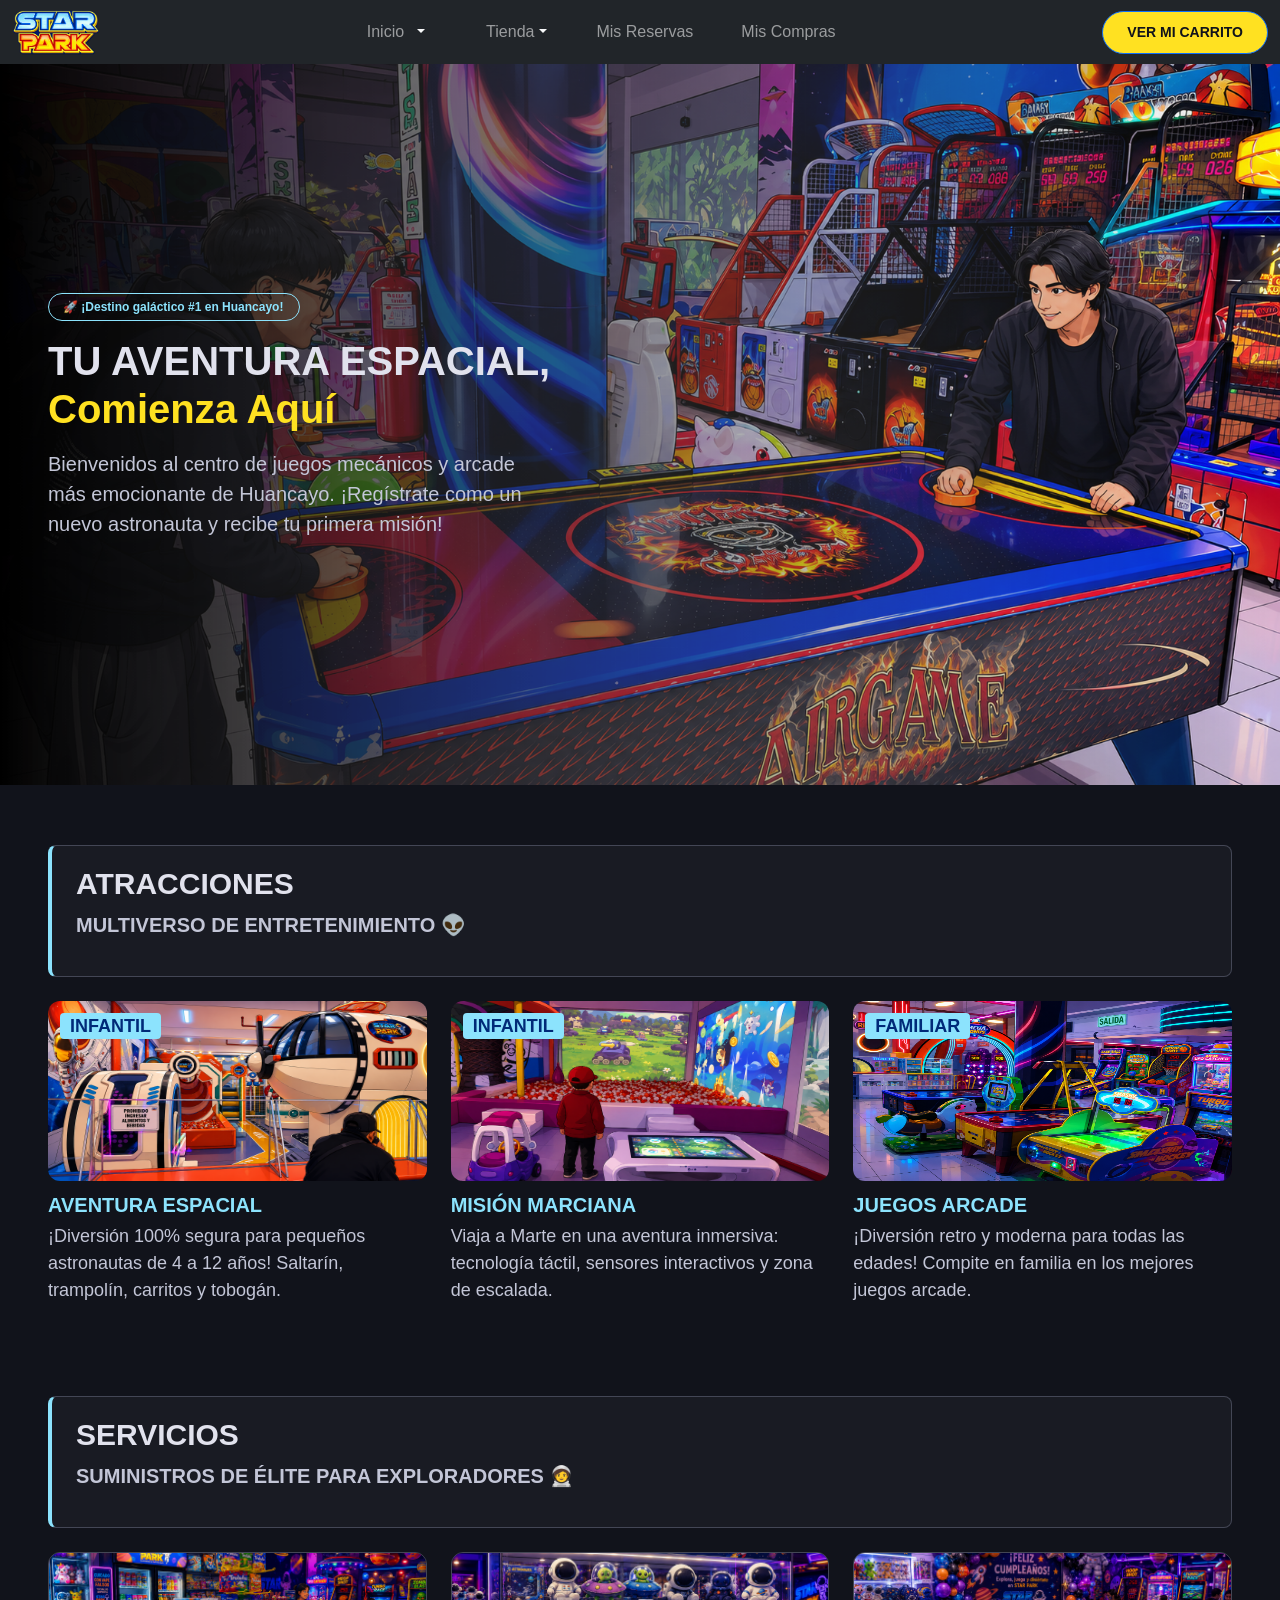
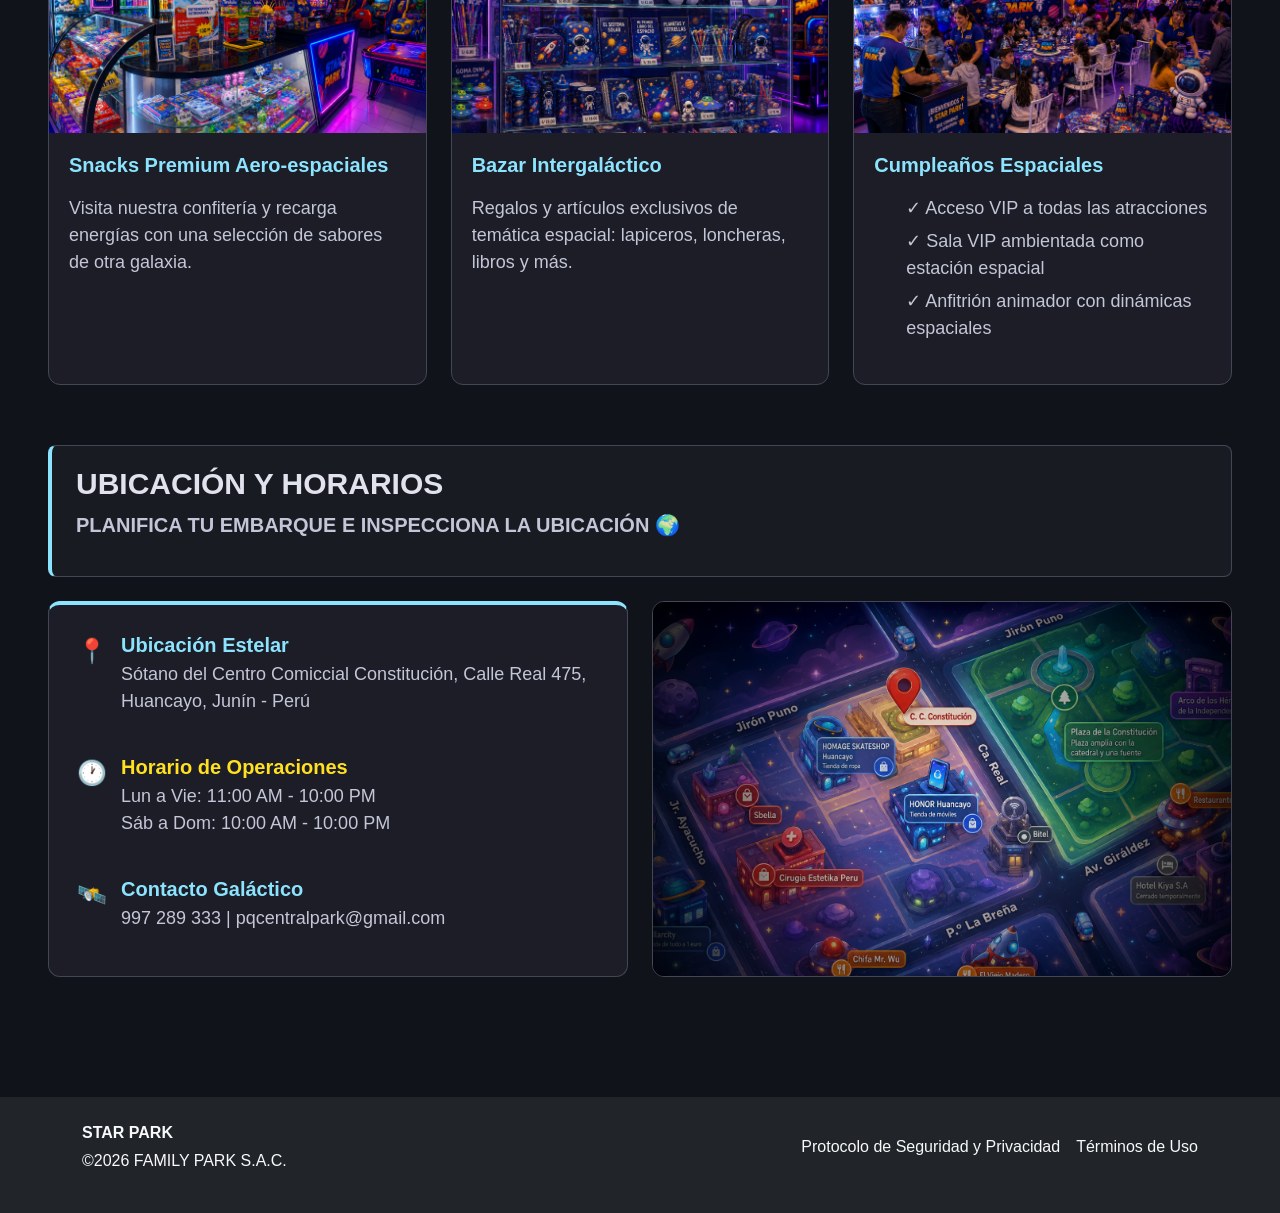
<file: index.html>
<!DOCTYPE html>
<html lang="es">
<head>
    <meta charset="UTF-8">
    <meta name="viewport" content="width=device-width, initial-scale=1.0">
    <title>Star Park</title>
    <link rel="icon" href="data:image/svg+xml,<svg xmlns='http://www.w3.org/2000/svg' viewBox='0 0 100 100'><text x='50%' y='50%' text-anchor='middle' dominant-baseline='central' font-size='80'>🌟</text></svg>"/>

    <link href="https://cdn.jsdelivr.net/npm/bootstrap@5.3.8/dist/css/bootstrap.min.css" rel="stylesheet" integrity="sha384-sRIl4kxILFvY47J16cr9ZwB07vP4J8+LH7qKQnuqkuIAvNWLzeN8tE5YBujZqJLB" crossorigin="anonymous">
    <link rel="stylesheet" href="estilos.css">
</head>


<body>
    <header class="bg-dark">
        <nav class="navbar navbar-dark">
            <div class="container-fluid gap-3">
                <a href="index.html"> <img src="img/logostar.png" alt="Star Park Logo" height="48"></a>
                <ul class="navbar-nav flex-row gap-5">


                    <li class="nav-item dropdown">
                        <div class="d-flex align-items-center"> 
                            <a class="nav-link" href="index.html">Inicio</a>
                            <button class="btn btn-link dropdown-toggle text-light"
                                data-bs-toggle="dropdown" aria-expanded="false" aria-label="Mostrar opciones de Inicio"></button>
                        </div>

                        <ul class="dropdown-menu dropdown-menu-dark ">
                            <li><a class="dropdown-item" href="index.html#atracciones">Atracciones</a></li>
                            <li><a class="dropdown-item" href="index.html#servicios">Servicios</a></li>
                            <li><a class="dropdown-item" href="index.html#base-operaciones">Ubicación y Horarios</a></li>
                        </ul>
                    </li>
                    <li class="nav-item dropdown">
                        <div class="d-flex align-items-center"> 
                        <a class="nav-link" href="tienda.html">Tienda</a>
                        <button type="button" class="btn btn-link dropdown-toggle dropdown-toggle-split text-light p-0 ms-1"
                            data-bs-toggle="dropdown" aria-expanded="false" aria-label="Mostrar opciones de Tienda"></button>
                        </div>
                        <ul class="dropdown-menu dropdown-menu-dark">
                            <li><a class="dropdown-item" href="tienda.html#promociones">Promociones</a></li>
                            <li><a class="dropdown-item" href="tienda.html#botin">Botín Espacial</a></li>
                        </ul>
                    </li>
                    <li class="nav-item">
                        <a class="nav-link" href="reservas.html">Mis Reservas</a>
                    </li>
                    <li class="nav-item">
                        <a class="nav-link" href="miscompras.html">Mis Compras</a>
                    </li>
                </ul>
                <a class="btn btn-primary rounded-pill botonAmarillo" href="carrito.html">VER MI CARRITO</a>
            </div>
        </nav>
    </header>
    <section id="inicio" class="hero">
        <img src="../img/portada.png" alt="2 jóvenes jugando en el AirGame, Star Park" class="heroFoto">
        <div class="heroContenido">
            <p class="etiqueta">🚀 ¡Destino galáctico #1 en Huancayo!</p>
            <div class="heroTituloFila">
                <h1>TU AVENTURA ESPACIAL,<br><em>Comienza Aquí</em></h1>
            </div>
            <p class="subtexto">
                Bienvenidos al centro de juegos mecánicos y arcade más emocionante de Huancayo.
                ¡Regístrate como un nuevo astronauta y recibe tu primera misión!
            </p>
        </div>
    </section>
    
    <main>
        <!-- --- Sección de Atracciones --- -->
        <section id="atracciones">
            <div class="seccionCabecera">
                <h2>ATRACCIONES</h2>
                <p class="etiquetaGris">MULTIVERSO DE ENTRETENIMIENTO 👽</p>
            </div>
            <div class="grilla3col">
                <div class="tarjetaAtraccion">
                    <div class="tarjetaImgCaja">
                        <img src="../img/aventuraespacial01.png" alt="Área de juegos, Aventura Espacial">
                        <div class="badge">INFANTIL</div>
                    </div>
                    <h3 class="celeste" >AVENTURA ESPACIAL</h3>
                    <p>¡Diversión 100% segura para pequeños astronautas de 4 a 12 años! Saltarín, trampolín, carritos y tobogán.</p>
                </div>

                <div class="tarjetaAtraccion">
                    <div class="tarjetaImgCaja">
                        <img src="../img/misionmarciana01.png" alt="Piscina de pelotas y sensores, Misión Marciana">
                        <div class="badge">INFANTIL</div>
                    </div>
                    <h3 class="celeste">MISIÓN MARCIANA</h3>
                    <p>Viaja a Marte en una aventura inmersiva: tecnología táctil, sensores interactivos y zona de escalada.</p>
                </div>

                <div class="tarjetaAtraccion">
                    <div class="tarjetaImgCaja">
                        <img src="../img/maquinas.png" alt="Juegos Arcade">
                        <div class="badge">FAMILIAR</div>
                    </div>
                    <h3 class="celeste">JUEGOS ARCADE</h3>
                    <p>¡Diversión retro y moderna para todas las edades! Compite en familia en los mejores juegos arcade.</p>
                </div>
            </div>
        </section>

        <section id="servicios">
            <div class="seccionCabecera">
                <h2>SERVICIOS</h2>
                <p class="etiquetaGris">SUMINISTROS DE ÉLITE PARA EXPLORADORES 🧑‍🚀</p>
            </div>
            <div class="grillaServicios">
                <div class="tarjetaServicio glass">
                    <div class="tarjetaServicioImg">
                        <img src="../img/confiteria.png" alt="Área de Confitería">
                    </div>
                    <div class="tarjetaServicioTexto">
                        <h3 class="celeste">Snacks Premium Aero-espaciales</h3>
                        <p>Visita nuestra confitería y recarga energías con una selección de sabores de otra galaxia.</p>
                    </div>
                </div>

                <div class="tarjetaServicio glass">
                    <div class="tarjetaServicioImg">
                        <img src="../img/vitrina.png" alt="Vitrina de juguetes y artículos con temática espacial">
                    </div>
                    <div class="tarjetaServicioTexto">
                        <h3 class="celeste">Bazar Intergaláctico</h3>
                        <p>Regalos y artículos exclusivos de temática espacial: lapiceros, loncheras, libros y más.</p>
                    </div>
                </div>

                <div class="tarjetaServicio glass">
                    <div class="tarjetaServicioImg">
                        <img src="../img/cumpleaños.png" alt="Cumpleaños Espaciales, ejemplo de decoración y animación">
                    </div>
                    <div class="tarjetaServicioTexto">
                        <h3 class="celeste">Cumpleaños Espaciales</h3>
                        <ul>
                            <li>✓ Acceso VIP a todas las atracciones</li>
                            <li>✓ Sala VIP ambientada como estación espacial</li>
                            <li>✓ Anfitrión animador con dinámicas espaciales<li>
                        </ul>
                    </div>
                </div>
            </div>
        </section>

        <section id="base-operaciones">
            <div class="seccionCabecera">
                <h2>UBICACIÓN Y HORARIOS</h2>
                <p class="etiquetaGris">PLANIFICA TU EMBARQUE E INSPECCIONA LA UBICACIÓN 🌍</p>
            </div>
            
            <div class="grillaUbicacion">
                <div class="tarjetaInfo glass">
                    <div class="infoFila">
                        <p class="em">📍</p>
                        <div>
                            <h3 class="celeste">Ubicación Estelar</h3>
                            <p>Sótano del Centro Comiccial Constitución, Calle Real 475, Huancayo, Junín - Perú</p>
                        </div>
                    </div>
                    
                    <div class="infoFila">
                        <p class="em">🕐</p>
                        <div>
                            <h3 class="amarillo">Horario de Operaciones</h3>
                            <p>Lun a Vie: 11:00 AM - 10:00 PM<br>Sáb a Dom: 10:00 AM - 10:00 PM</p>
                        </div>
                    </div>

                    <div class="infoFila">
                        <p class="em">🛰️</p>
                        <div>
                            <h3 class="celeste">Contacto Galáctico</h3>
                            <p>997 289 333 | pqcentralpark@gmail.com</p>
                        </div>
                    </div>
                </div>

                <div class="tarjetaMapa glass">
                    <img src="../img/mapa_huancayo.png" alt="Mapa Ubicación Star Park, Huancayo" class="mapaImagen">
                </div>
            </div>
        </section>

    </main>

        <footer class="bg-dark text-light">
            <div class="container d-flex justify-content-between align-items-center py-4 flex-column flex-lg-row">
                <div>
                    <p class="fw-bold mb-1">STAR PARK</p>
                    <p>©2026 FAMILY PARK S.A.C.</p>
                </div>
                <div class="d-flex gap-3 mt-3 mt-lg-0">
                    <p>Protocolo de Seguridad y Privacidad</p>
                    <p>Términos de Uso</p>
                </div>
            </div>
        </footer>
        <script src="https://cdn.jsdelivr.net/npm/bootstrap@5.3.8/dist/js/bootstrap.bundle.min.js" integrity="sha384-FKyoEForCGlyvwx9Hj09JcYn3nv7wiPVlz7YYwJrWVcXK/BmnVDxM+D2scQbITxI" crossorigin="anonymous"></script>
    </body>
</html>
</file>
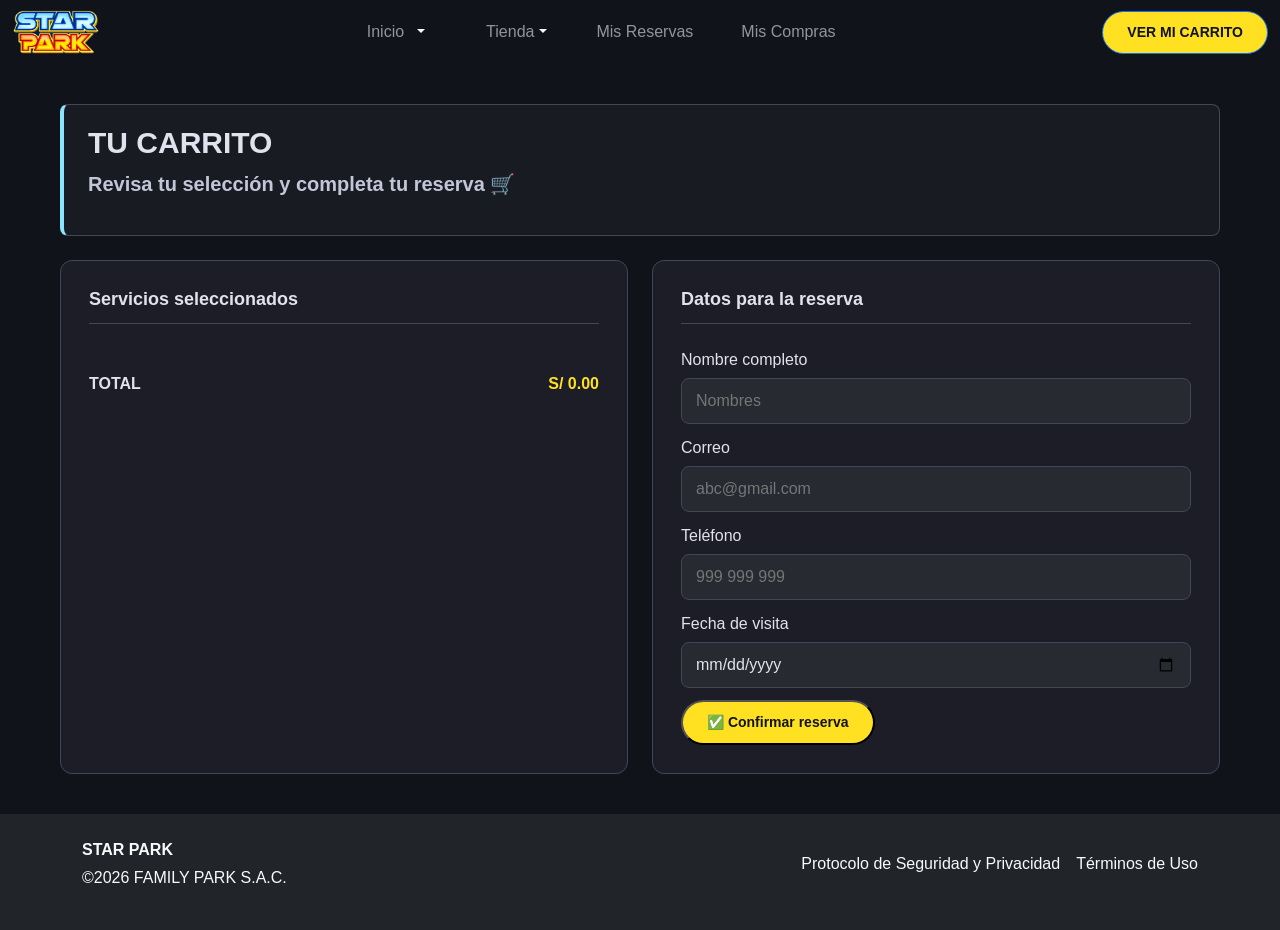
<file: carrito.html>
<!DOCTYPE html>
<html lang="es">
<head>
    <meta charset="UTF-8">
    <meta name="viewport" content="width=device-width, initial-scale=1.0">
    <title>Carrito — Star Park</title>
    <link rel="icon" href="data:image/svg+xml,<svg xmlns='http://www.w3.org/2000/svg' viewBox='0 0 100 100'><text x='50%' y='50%' text-anchor='middle' dominant-baseline='central' font-size='80'>🛒</text></svg>"/>
        <link href="https://cdn.jsdelivr.net/npm/bootstrap@5.3.8/dist/css/bootstrap.min.css" rel="stylesheet" integrity="sha384-sRIl4kxILFvY47J16cr9ZwB07vP4J8+LH7qKQnuqkuIAvNWLzeN8tE5YBujZqJLB" crossorigin="anonymous">
        <link rel="stylesheet" href="estilos.css">
        <link rel="stylesheet" href="carrito.css">

</head>
<body>
    <header>
        <nav class="navbar navbar-dark">
            <div class="container-fluid gap-3">
                <a href="index.html"> <img src="img/logostar.png" alt="Star Park Logo" height="48"></a>
                <ul class="navbar-nav flex-row gap-5">


                    <li class="nav-item dropdown">
                        <div class="d-flex align-items-center"> 
                            <a class="nav-link" href="index.html">Inicio</a>
                            <button class="btn btn-link dropdown-toggle text-light"
                                data-bs-toggle="dropdown" aria-expanded="false" aria-label="Mostrar opciones de Inicio"></button>
                        </div>

                        <ul class="dropdown-menu dropdown-menu-dark ">
                            <li><a class="dropdown-item" href="index.html#atracciones">Atracciones</a></li>
                            <li><a class="dropdown-item" href="index.html#servicios">Servicios</a></li>
                            <li><a class="dropdown-item" href="index.html#base-operaciones">Ubicación y Horarios</a></li>
                        </ul>
                    </li>
                    <li class="nav-item dropdown">
                        <div class="d-flex align-items-center"> 
                        <a class="nav-link" href="tienda.html">Tienda</a>
                        <button type="button" class="btn btn-link dropdown-toggle dropdown-toggle-split text-light p-0 ms-1"
                            data-bs-toggle="dropdown" aria-expanded="false" aria-label="Mostrar opciones de Tienda"></button>
                        </div>
                        <ul class="dropdown-menu dropdown-menu-dark">
                            <li><a class="dropdown-item" href="tienda.html#promociones">Promociones</a></li>
                            <li><a class="dropdown-item" href="tienda.html#botin">Botín Espacial</a></li>
                        </ul>
                    </li>
                    <li class="nav-item">
                        <a class="nav-link" href="reservas.html">Mis Reservas</a>
                    </li>
                    <li class="nav-item">
                        <a class="nav-link" href="miscompras.html">Mis Compras</a>
                    </li>
                </ul>
                <a class="btn btn-primary rounded-pill botonAmarillo" href="carrito.html">VER MI CARRITO</a>
            </div>
        </nav>
    </header>
    <main>
        <div class="seccionCabecera">
            <h2>TU CARRITO</h2>
            <p class="etiquetaGris">Revisa tu selección y completa tu reserva 🛒</p>
        </div>

        <div class="layoutCarrito">
            <div class="glass bloqueCarrito">
                <h3>Servicios seleccionados</h3>
                <div id="listaCarrito"></div>
                <div class="totalFila">
                    <p>TOTAL</p>
                    <p class="amarillo" id="totalPrecio">S/ 0.00</p>
                </div>
            </div>

            <div class="glass bloqueCarrito">
                <h3>Datos para la reserva</h3>
                <form id="formularioCarrito">
                    <div class="campo">
                        <label for="nombre">Nombre completo</label>
                        <input type="text" id="nombre" placeholder="Nombres" required>
                    </div>
                    <div class="campo">
                        <label for="correo">Correo</label>
                        <input type="email" id="correo" placeholder="abc@gmail.com" required>
                    </div>
                    <div class="campo">
                        <label for="telefono">Teléfono</label>
                        <input type="tel" id="telefono" placeholder="999 999 999" required>
                    </div>
                    <div class="campo">
                        <label for="fecha">Fecha de visita</label>
                        <input type="date" id="fecha" required>
                    </div>
                    <button type="submit" class="botonAmarillo">✅ Confirmar reserva</button>
                </form>
            </div>
        </div>
    </main>
        <footer class="bg-dark text-light">
            <div class="container d-flex justify-content-between align-items-center py-4 flex-column flex-lg-row">
                <div>
                    <p class="fw-bold mb-1">STAR PARK</p>
                    <p>©2026 FAMILY PARK S.A.C.</p>
                </div>
                <div class="d-flex gap-3 mt-3 mt-lg-0">
                    <p>Protocolo de Seguridad y Privacidad</p>
                    <p>Términos de Uso</p>
                </div>
            </div>
        </footer>
    <script src="https://cdn.jsdelivr.net/npm/bootstrap@5.3.8/dist/js/bootstrap.bundle.min.js" integrity="sha384-FKyoEForCGlyvwx9Hj09JcYn3nv7wiPVlz7YYwJrWVcXK/BmnVDxM+D2scQbITxI" crossorigin="anonymous"></script>
    <script src="carrito.js"></script>
</body>
</html>
</file>
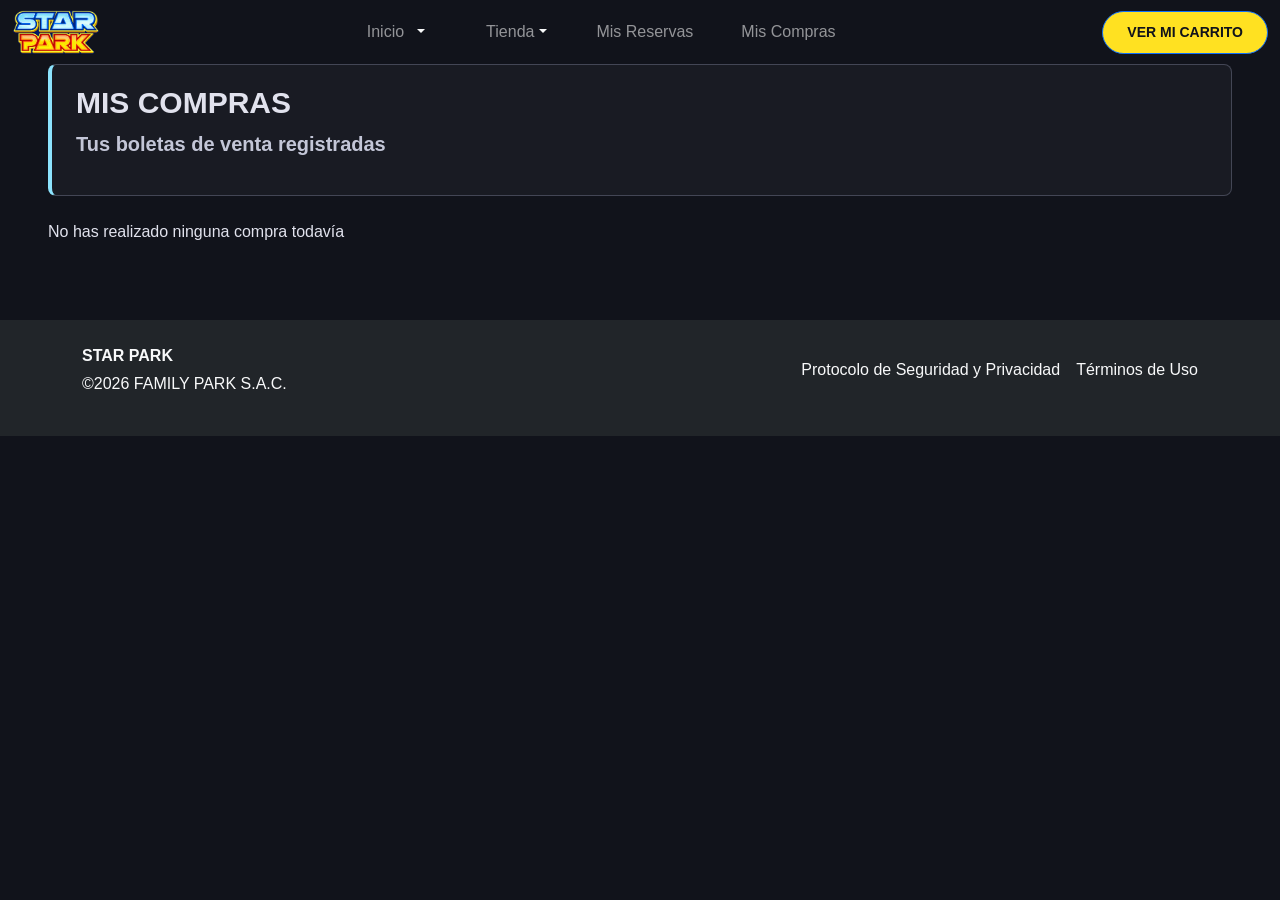
<file: miscompras.html>
<!DOCTYPE html>
<html lang="es">
<head>
    <meta charset="UTF-8">
    <meta name="viewport" content="width=device-width, initial-scale=1.0">
    <title>Mis Compras — Star Park</title>
    <link rel="icon" href="data:image/svg+xml,<svg xmlns='http://www.w3.org/2000/svg' viewBox='0 0 100 100'><text x='50%' y='50%' text-anchor='middle' dominant-baseline='central' font-size='80'>🧾</text></svg>"/>
    <link href="https://cdn.jsdelivr.net/npm/bootstrap@5.3.8/dist/css/bootstrap.min.css" rel="stylesheet" integrity="sha384-sRIl4kxILFvY47J16cr9ZwB07vP4J8+LH7qKQnuqkuIAvNWLzeN8tE5YBujZqJLB" crossorigin="anonymous">
    <link rel="stylesheet" href="estilos.css">
</head>
<body>
    <header>
        <nav class="navbar navbar-dark">
            <div class="container-fluid gap-3">
                <a href="index.html"> <img src="img/logostar.png" alt="Star Park Logo" height="48"></a>
                <ul class="navbar-nav flex-row gap-5">


                    <li class="nav-item dropdown">
                        <div class="d-flex align-items-center"> 
                            <a class="nav-link" href="index.html">Inicio</a>
                            <button class="btn btn-link dropdown-toggle text-light"
                                data-bs-toggle="dropdown" aria-expanded="false" aria-label="Mostrar opciones de Inicio"></button>
                        </div>

                        <ul class="dropdown-menu dropdown-menu-dark ">
                            <li><a class="dropdown-item" href="index.html#atracciones">Atracciones</a></li>
                            <li><a class="dropdown-item" href="index.html#servicios">Servicios</a></li>
                            <li><a class="dropdown-item" href="index.html#base-operaciones">Ubicación y Horarios</a></li>
                        </ul>
                    </li>
                    <li class="nav-item dropdown">
                        <div class="d-flex align-items-center"> 
                        <a class="nav-link" href="tienda.html">Tienda</a>
                        <button type="button" class="btn btn-link dropdown-toggle dropdown-toggle-split text-light p-0 ms-1"
                            data-bs-toggle="dropdown" aria-expanded="false" aria-label="Mostrar opciones de Tienda"></button>
                        </div>
                        <ul class="dropdown-menu dropdown-menu-dark">
                            <li><a class="dropdown-item" href="tienda.html#promociones">Promociones</a></li>
                            <li><a class="dropdown-item" href="tienda.html#botin">Botín Espacial</a></li>
                        </ul>
                    </li>
                    <li class="nav-item">
                        <a class="nav-link" href="admin.html">Mis Reservas</a>
                    </li>
                    <li class="nav-item">
                        <a class="nav-link" href="miscompras.html">Mis Compras</a>
                    </li>
                </ul>
                <a class="btn btn-primary rounded-pill botonAmarillo" href="carrito.html">VER MI CARRITO</a>
            </div>
        </nav>
    </header>

    <main>

        <div class="seccionCabecera">
            <h2>MIS COMPRAS</h2>
            <p class="etiquetaGris">Tus boletas de venta registradas</p>
        </div>

        <div id="listaCompras"></div>

    </main>

    <footer class="bg-dark text-light">
        <div class="container d-flex justify-content-between align-items-center py-4 flex-column flex-lg-row">
            <div>
                <p class="fw-bold mb-1">STAR PARK</p>
                <p>©2026 FAMILY PARK S.A.C.</p>
            </div>
            <div class="d-flex gap-3 mt-3 mt-lg-0">
                <p>Protocolo de Seguridad y Privacidad</p>
                <p>Términos de Uso</p>
            </div>
        </div>
    </footer>

    <script src="https://cdn.jsdelivr.net/npm/bootstrap@5.3.8/dist/js/bootstrap.bundle.min.js" integrity="sha384-FKyoEForCGlyvwx9Hj09JcYn3nv7wiPVlz7YYwJrWVcXK/BmnVDxM+D2scQbITxI" crossorigin="anonymous"></script>
    <script src="miscompras.js"></script>

</body>
</html>
</file>
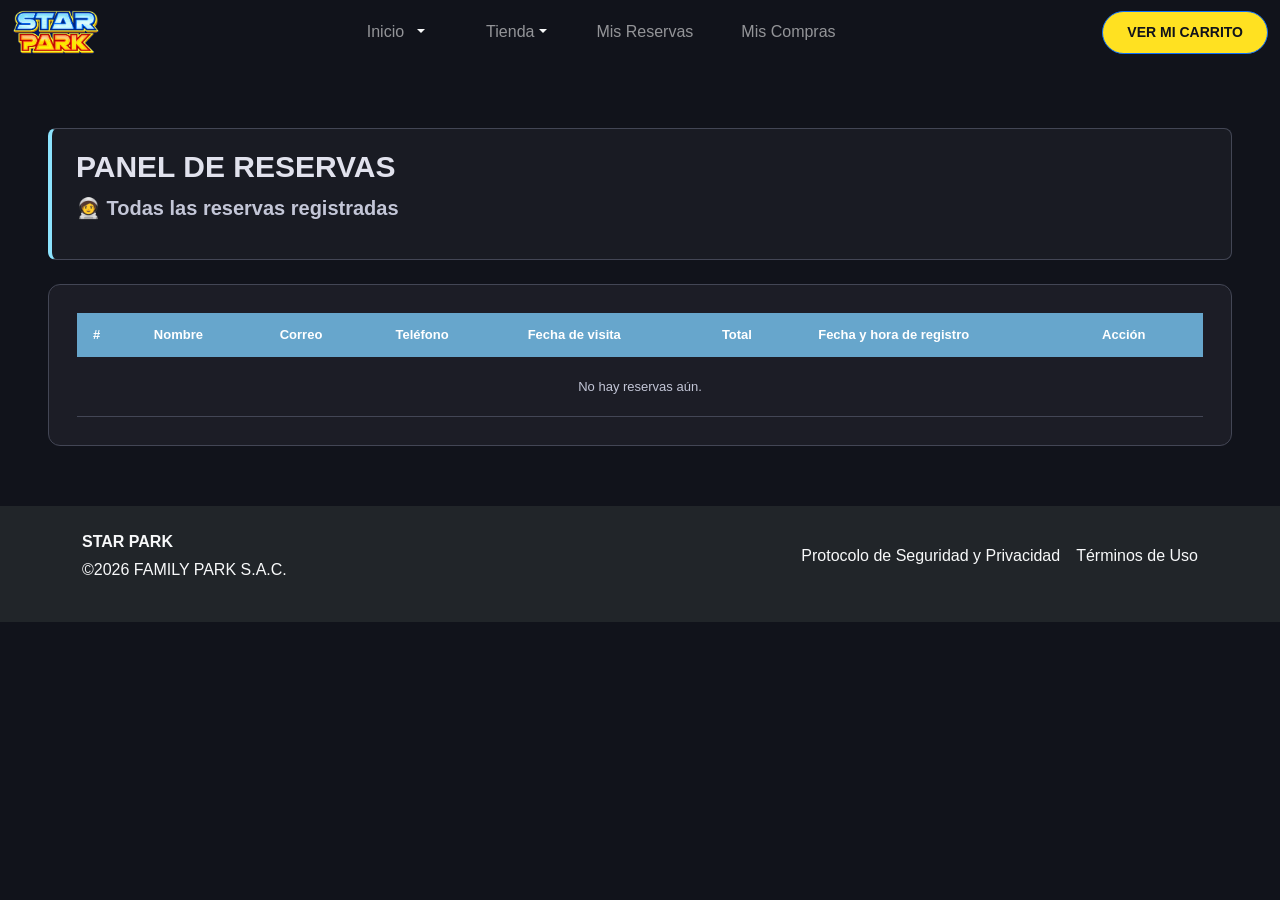
<file: reservas.html>
<!DOCTYPE html>
<html lang="es">
<head>
    <meta charset="UTF-8">
    <meta name="viewport" content="width=device-width, initial-scale=1.0">
    <title>Admin — Star Park</title>
    <link rel="icon" href="data:image/svg+xml,<svg xmlns='http://www.w3.org/2000/svg' viewBox='0 0 100 100'><text x='50%' y='50%' text-anchor='middle' dominant-baseline='central' font-size='80'>👽</text></svg>"/>
    <link href="https://cdn.jsdelivr.net/npm/bootstrap@5.3.8/dist/css/bootstrap.min.css" rel="stylesheet" integrity="sha384-sRIl4kxILFvY47J16cr9ZwB07vP4J8+LH7qKQnuqkuIAvNWLzeN8tE5YBujZqJLB" crossorigin="anonymous">
    <link rel="stylesheet" href="estilos.css">
    <link rel="stylesheet" href="reservas.css">
</head>
<body>
    <header>
        <nav class="navbar navbar-dark">
            <div class="container-fluid gap-3">
                <a href="index.html"> <img src="img/logostar.png" alt="Star Park Logo" height="48"></a>
                <ul class="navbar-nav flex-row gap-5">
                    <li class="nav-item dropdown">
                        <div class="d-flex align-items-center"> 
                            <a class="nav-link" href="index.html">Inicio</a>
                            <button class="btn btn-link dropdown-toggle text-light"
                                data-bs-toggle="dropdown" aria-expanded="false" aria-label="Mostrar opciones de Inicio"></button>
                        </div>

                        <ul class="dropdown-menu dropdown-menu-dark ">
                            <li><a class="dropdown-item" href="index.html#atracciones">Atracciones</a></li>
                            <li><a class="dropdown-item" href="index.html#servicios">Servicios</a></li>
                            <li><a class="dropdown-item" href="index.html#base-operaciones">Ubicación y Horarios</a></li>
                        </ul>
                    </li>
                    <li class="nav-item dropdown">
                        <div class="d-flex align-items-center"> 
                        <a class="nav-link" href="tienda.html">Tienda</a>
                        <button type="button" class="btn btn-link dropdown-toggle dropdown-toggle-split text-light p-0 ms-1"
                            data-bs-toggle="dropdown" aria-expanded="false" aria-label="Mostrar opciones de Tienda"></button>
                        </div>
                        <ul class="dropdown-menu dropdown-menu-dark">
                            <li><a class="dropdown-item" href="tienda.html#promociones">Promociones</a></li>
                            <li><a class="dropdown-item" href="tienda.html#botin">Botín Espacial</a></li>
                        </ul>
                    </li>
                    <li class="nav-item">
                        <a class="nav-link" href="admin.html">Mis Reservas</a>
                    </li>
                    <li class="nav-item">
                        <a class="nav-link" href="miscompras.html">Mis Compras</a>
                    </li>
                </ul>
                <a class="btn btn-primary rounded-pill botonAmarillo" href="carrito.html">VER MI CARRITO</a>
            </div>
        </nav>
    </header>
    
    <main>
        <!-- Contenedor para alertas específicas de admin -->
        <div id="alertContainer" class="container mt-4"></div>

        <div class="seccionCabecera">
            <h2>PANEL DE RESERVAS</h2>
            <p class="etiquetaGris">🧑‍🚀 Todas las reservas registradas</p>
        </div>

        <div class="glass bloqueAdmin">
            <table>
                <thead>
                    <tr>
                        <th>#</th>
                        <th>Nombre</th>
                        <th>Correo</th>
                        <th>Teléfono</th>
                        <th>Fecha de visita</th>
                        <th>Total</th>
                        <th>Fecha y hora de registro</th>
                        <th>Acción</th>
                    </tr>
                </thead>
                <tbody id="cuerpoTabla"></tbody>
            </table>
        </div>
    </main>

        <footer class="bg-dark text-light">
            <div class="container d-flex justify-content-between align-items-center py-4 flex-column flex-lg-row">
                <div>
                    <p class="fw-bold mb-1">STAR PARK</p>
                    <p>©2026 FAMILY PARK S.A.C.</p>
                </div>
                <div class="d-flex gap-3 mt-3 mt-lg-0">
                    <p>Protocolo de Seguridad y Privacidad</p>
                    <p>Términos de Uso</p>
                </div>
            </div>
        </footer>

    <script src="https://cdn.jsdelivr.net/npm/bootstrap@5.3.8/dist/js/bootstrap.bundle.min.js" integrity="sha384-FKyoEForCGlyvwx9Hj09JcYn3nv7wiPVlz7YYwJrWVcXK/BmnVDxM+D2scQbITxI" crossorigin="anonymous"></script>
    <script src="reservas.js"></script>

</body>
</html>
</file>
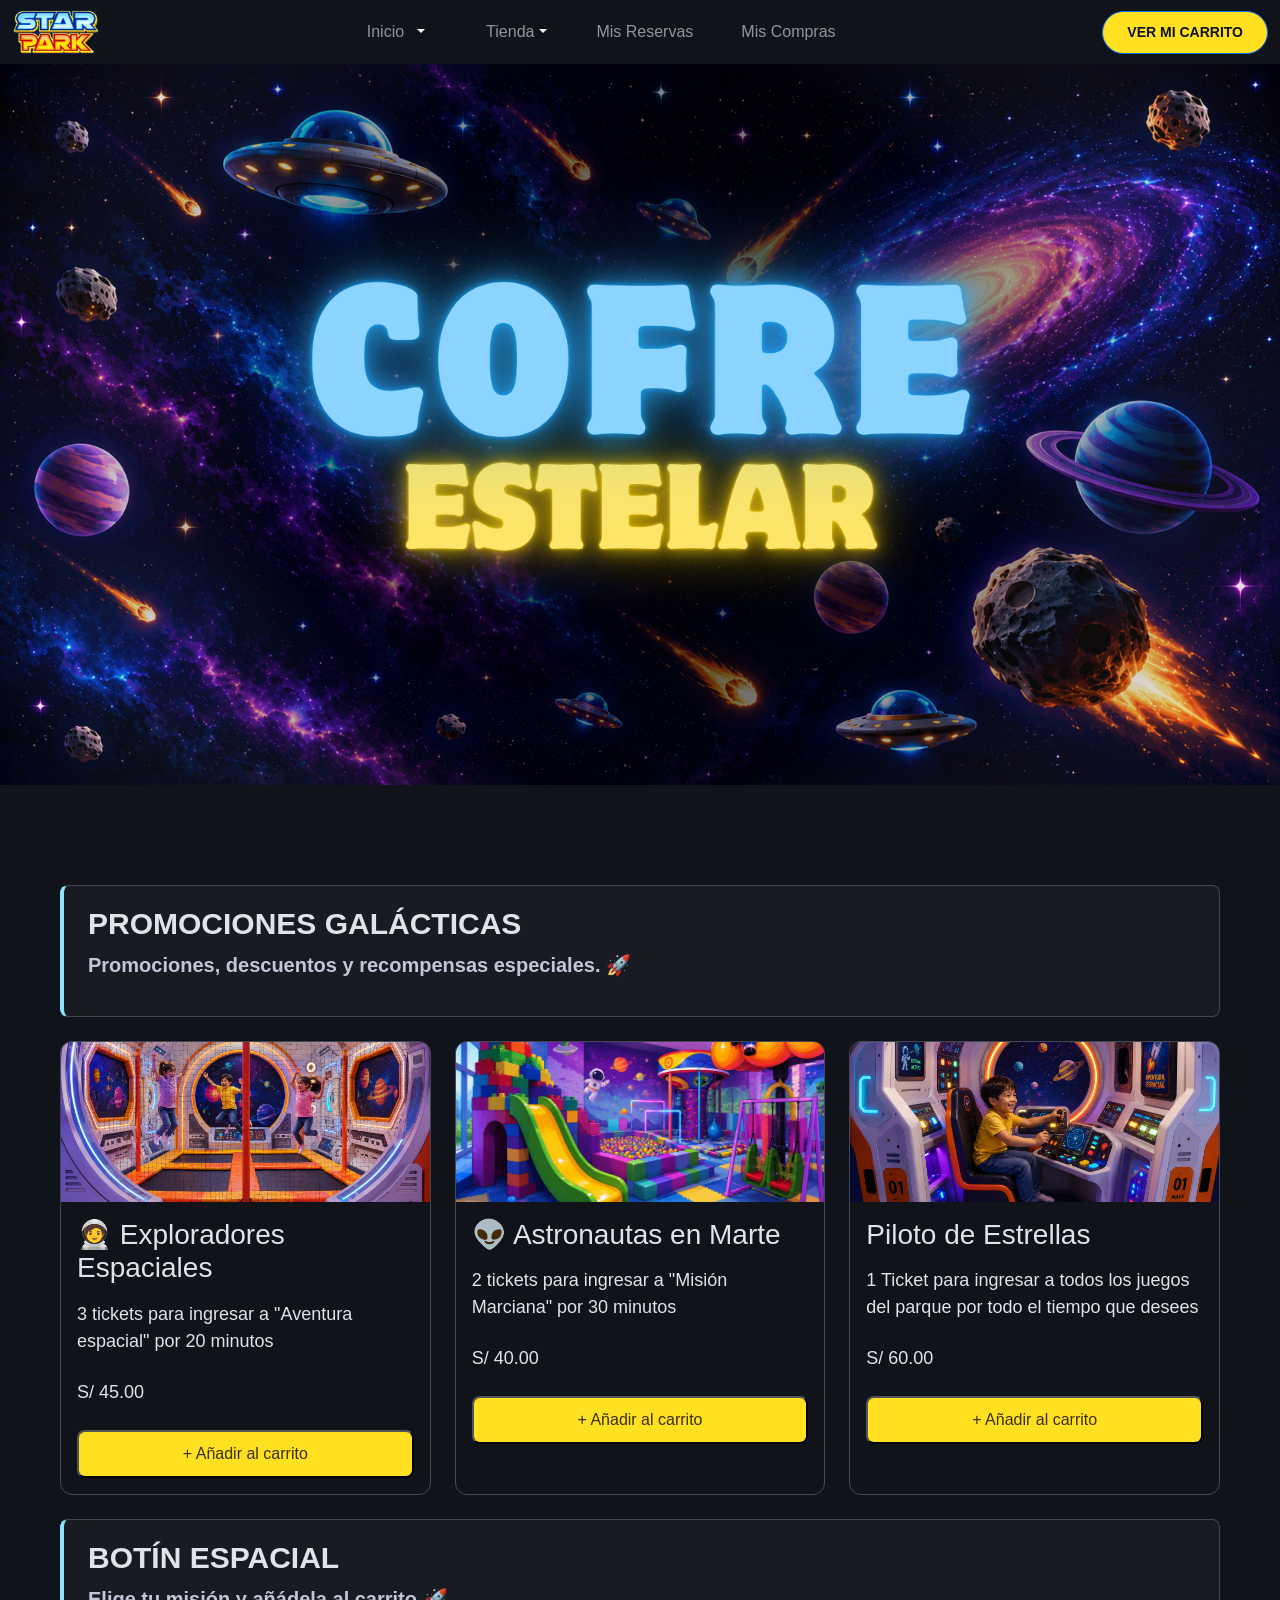
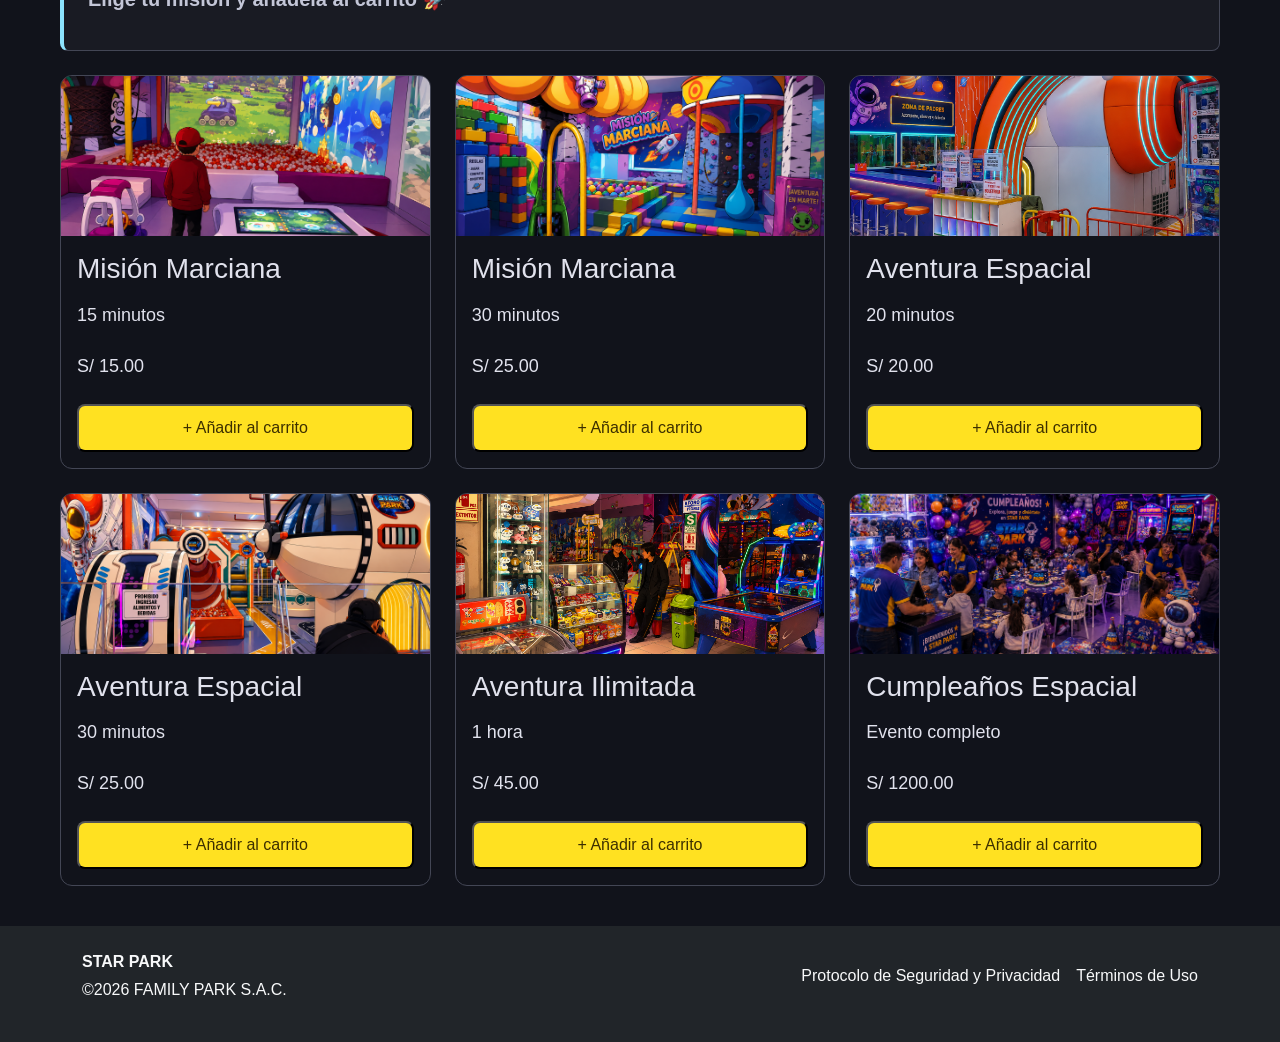
<file: tienda.html>
<!DOCTYPE html>
<html lang="es">
<head>
    <meta charset="UTF-8">
    <meta name="viewport" content="width=device-width, initial-scale=1.0">
    <title>Tienda — Star Park</title>
    <link rel="icon" href="data:image/svg+xml,<svg xmlns='http://www.w3.org/2000/svg' viewBox='0 0 100 100'><text x='50%' y='50%' text-anchor='middle' dominant-baseline='central' font-size='80'>✨</text></svg>"/>
    <link href="https://cdn.jsdelivr.net/npm/bootstrap@5.3.8/dist/css/bootstrap.min.css" rel="stylesheet" integrity="sha384-sRIl4kxILFvY47J16cr9ZwB07vP4J8+LH7qKQnuqkuIAvNWLzeN8tE5YBujZqJLB" crossorigin="anonymous">
    <link rel="stylesheet" href="estilos.css">
    <link rel="stylesheet" href="tienda.css">

</head>
<body>
    <header>
        <nav class="navbar navbar-dark">
            <div class="container-fluid gap-3">
                <a href="index.html"> <img src="img/logostar.png" alt="Star Park Logo" height="48"></a>
                <ul class="navbar-nav flex-row gap-5">


                    <li class="nav-item dropdown">
                        <div class="d-flex align-items-center"> 
                            <a class="nav-link" href="index.html">Inicio</a>
                            <button class="btn btn-link dropdown-toggle text-light"
                                data-bs-toggle="dropdown" aria-expanded="false" aria-label="Mostrar opciones de Inicio"></button>
                        </div>

                        <ul class="dropdown-menu dropdown-menu-dark ">
                            <li><a class="dropdown-item" href="index.html#atracciones">Atracciones</a></li>
                            <li><a class="dropdown-item" href="index.html#servicios">Servicios</a></li>
                            <li><a class="dropdown-item" href="index.html#base-operaciones">Ubicación y Horarios</a></li>
                        </ul>
                    </li>
                    <li class="nav-item dropdown">
                        <div class="d-flex align-items-center"> 
                        <a class="nav-link" href="tienda.html">Tienda</a>
                        <button type="button" class="btn btn-link dropdown-toggle dropdown-toggle-split text-light p-0 ms-1"
                            data-bs-toggle="dropdown" aria-expanded="false" aria-label="Mostrar opciones de Tienda"></button>
                        </div>
                        <ul class="dropdown-menu dropdown-menu-dark">
                            <li><a class="dropdown-item" href="tienda.html#promociones">Promociones</a></li>
                            <li><a class="dropdown-item" href="tienda.html#botin">Botín Espacial</a></li>
                        </ul>
                    </li>
                    <li class="nav-item">
                        <a class="nav-link" href="reservas.html">Mis Reservas</a>
                    </li>
                    <li class="nav-item">
                        <a class="nav-link" href="miscompras.html">Mis Compras</a>
                    </li>
                </ul>
                <a class="btn btn-primary rounded-pill botonAmarillo" href="carrito.html">VER MI CARRITO</a>
            </div>
        </nav>
    </header>

    <section id="inicio" class="hero">
        <img src="img/portada02.png" alt="Galaxia con planetas y naves espaciales" class="heroFoto">
    </section>

    <main>              
        <div id="promociones" class="seccionCabecera">
            <h2>PROMOCIONES GALÁCTICAS</h2>
            <p class="etiquetaGris">Promociones, descuentos y recompensas especiales. 🚀</p>
        </div>
        <div class="grillaTienda">
            <div class="tarjetaServicio">
                <img src="img/vis02.png" alt="Niños en el trampolín, Aventura Espacial">
                <div class="info">
                    <h3>🧑‍🚀 Exploradores Espaciales</h3>
                    <p>3 tickets para ingresar a "Aventura espacial" por 20 minutos</p>
                    <p>S/ 45.00</p>
                    <button type="button" onclick="agregarAlCarrito('Combo 3 Exploradores Espaciales', 45)">
                        + Añadir al carrito
                    </button>
                </div>
            </div>
            <div class="tarjetaServicio">
                <img src="img/vis03.png" alt="área de tobogán y columpios, Misión Marciana">
                <div class="info">
                    <h3>👽 Astronautas en Marte</h3>
                    <p>2 tickets para ingresar a "Misión Marciana" por 30 minutos</p>
                    <p>S/ 40.00</p>
                    <button type="button" onclick="agregarAlCarrito('Combo 2Astronautas en Marte', 40)">
                        + Añadir al carrito
                    </button>
                </div>
            </div>
            <div class="tarjetaServicio">
                <img src="img/vis04.png" alt="Niño en la cabina de control de la nave, Aventura Espacial">
                <div class="info">
                    <h3>Piloto de Estrellas</h3>
                    <p>1 Ticket para ingresar a todos los juegos del parque por todo el tiempo que desees</p>
                    <p>S/ 60.00</p>
                    <button type="button" onclick="agregarAlCarrito('Piloto de Estrellas', 60)">
                        + Añadir al carrito
                    </button>
                </div>
            </div>
        </div><br>

        <div id="botin" class="seccionCabecera">
            <h2>BOTÍN ESPACIAL</h2>
            <p class="etiquetaGris">Elige tu misión y añádela al carrito 🚀</p>
        </div>

        <div class="grillaTienda">
            <div class="tarjetaServicio">
                <img src="img/misionmarciana01.png" alt="Piscina de pelotas y sensores, Misión Marciana">
                <div class="info">
                    <h3>Misión Marciana</h3>
                    <p>15 minutos</p>
                    <p>S/ 15.00</p>
                    <button type="button" onclick="agregarAlCarrito('Misión Marciana 15 min', 15)">
                        + Añadir al carrito
                    </button>
                </div>
            </div>

            <div class="tarjetaServicio">
                <img src="img/misionmarciana02.png" alt="Bloques armables, piscina de pelotas y árbol para escalar,Misión Marciana">
                <div class="info">
                    <h3>Misión Marciana</h3>
                    <p>30 minutos</p>
                    <p>S/ 25.00</p>
                    <button type="button" onclick="agregarAlCarrito('Misión Marciana 30 min', 25)">
                        + Añadir al carrito
                    </button>
                </div>
            </div>

            <div class="tarjetaServicio">
                <img src="img/aventuraespacial02.png" alt="Entrada y área de espera para padres,Aventura Espacial">
                <div class="info">
                    <h3>Aventura Espacial</h3>
                    <p>20 minutos</p>
                    <p>S/ 20.00</p>
                    <button type="button" onclick="agregarAlCarrito('Misión Marciana 20 min', 20)">
                        + Añadir al carrito
                    </button>
                </div>
            </div>

            <div class="tarjetaServicio">
                <img src="img/aventuraespacial01.png" alt="Área de juegos, Aventura Espacial">
                <div class="info">
                    <h3>Aventura Espacial</h3>
                    <p>30 minutos</p>
                    <p>S/ 25.00</p>
                    <button type="button" onclick="agregarAlCarrito('Misión Marciana 30 min', 25)">
                        + Añadir al carrito
                    </button>
                </div>
            </div>

            <div class="tarjetaServicio">
                <img src="img/vis05.png" alt="Entrada del parque, Star Park">
                <div class="info">
                    <h3>Aventura Ilimitada</h3>
                    <p>1 hora</p>
                    <p>S/ 45.00</p>
                    <button type="button" onclick="agregarAlCarrito('Aventura Ilimitada', 45)">
                        + Añadir al carrito
                    </button>
                </div>
            </div>

            <div class="tarjetaServicio">
                <img src="img/cumpleaños.png" alt="Cumpleaños Espaciales, ejemplo de decoración y animación">
                <div class="info">
                    <h3>Cumpleaños Espacial</h3>
                    <p>Evento completo</p>
                    <p>S/ 1200.00</p>
                    <button type="button" onclick="agregarAlCarrito('Cumpleaños Espacial', 1200)">
                        + Añadir al carrito
                    </button>
                </div>
            </div>
        </div>
    </main>

       <footer class="bg-dark text-light">
            <div class="container d-flex justify-content-between align-items-center py-4 flex-column flex-lg-row">
                <div>
                    <p class="fw-bold mb-1">STAR PARK</p>
                    <p>©2026 FAMILY PARK S.A.C.</p>
                </div>
                <div class="d-flex gap-3 mt-3 mt-lg-0">
                    <p>Protocolo de Seguridad y Privacidad</p>
                    <p>Términos de Uso</p>
                </div>
            </div>
        </footer>

    <script src="https://cdn.jsdelivr.net/npm/bootstrap@5.3.8/dist/js/bootstrap.bundle.min.js" integrity="sha384-FKyoEForCGlyvwx9Hj09JcYn3nv7wiPVlz7YYwJrWVcXK/BmnVDxM+D2scQbITxI" crossorigin="anonymous"></script>
    <script src="tienda.js"></script>

</body>
</html>
</file>
<file: estilos.css>
/* estilos.css — Star Park */

:root {
    --celeste: #8ce3fd;
    --amarillo: #ffe121;
    --fondo: #11131b;
    --tarjeta: #282a32;
    --superficie: #191b23;
    --texto: #e1e2ed;
    --gris: #c3c6d7;
    --borde: #434655;
    --fuente: 'Sora', sans-serif;
}


html,
body {
    font-family: var(--fuente);
}

body {
    background-color: var(--fondo);
    color: var(--texto);
}

img {
    display: block;
    max-width: 100%;
}

.celeste { color: var(--celeste); }
.amarillo { color: var(--amarillo); }

.glass {
    background-color: rgba(29, 31, 39, 0.9);
    border: 1px solid var(--borde);
    border-radius: 12px;
}

/* --- Botón "Iniciar Misión" --- */
.botonAmarillo {
    background-color: var(--amarillo);
    color: #11131b;
    padding: 10px 24px;
    border-radius: 999px;
    font-weight: 700;
    font-size: 14px;
}

.botonAmarillo:hover {
    background-color: var(--celeste);
    color: #11131b;
    font-weight: 700;
    font-size: 14px;
}

/* Navbar dropdown hover */
.navbar .nav-item.dropdown {
    position: relative;
}

.navbar .nav-item.dropdown .dropdown-menu {
    position: absolute;
    top: 100%;
    left: 0;
    margin-top: 0;
}

.navbar .nav-item.dropdown:hover .dropdown-menu {
    display: block;
}

.navbar .nav-item.dropdown:hover > .nav-link,
.navbar .nav-item.dropdown:hover > .dropdown-toggle {
    color: var(--amarillo);
}

.navbar .dropdown-menu {
    margin-top: 0;
}

/* --- Sección Principal (Hero) --- */
.hero {
    position: relative;
    min-height: 400px;
    display: flex;
    align-items: center;
}

.heroFoto {
    position: relative;
    top: 0;
    left: 0;
    width: 100%;
    height: 100%;
    object-fit: cover;
}

.heroContenido {
    position: absolute;
    padding: 0 48px;
}

.heroTituloFila {
    margin-bottom: 16px;
}

h1 {
    font-size: 40px;
    font-weight: 800;
}

h1 em {
    font-style: normal;
    color: var(--amarillo);
}

.subtexto {
    color: var(--gris);
    font-size: 20px;
    max-width: 500px;
}

/* --- Etiquetas y Badges --- */
.etiqueta {
    max-width: 252px;
    padding: 4px 14px;
    border-radius: 999px;
    border: 1px solid var(--celeste);
    color: var(--celeste);
    font-size: 12px;
    font-weight: 700;
    margin-bottom: 16px;
}

.etiquetaGris {
    color: var(--gris);
    font-size: 20px;
    font-weight: 700;
}

.badge {
    position: absolute;
    top: 12px;
    left: 12px;
    background-color: var(--celeste);
    color: #002a78;
    font-size: 18px;
    font-weight: 700;
    padding: 4px 10px;
    border-radius: 4px;
}

/* --- Estructura Layout (Main) --- */
main {
    padding: 0px 48px;
    padding-bottom: 60px;
    max-width: 1280px;
    margin: 0 auto;
}

section {
    margin-bottom: 60px;
}

.seccionCabecera {
    padding: 20px 24px;
    margin-bottom: 24px;
    background-color: var(--superficie);
    border: 1px solid var(--borde);
    border-left: 4px solid var(--celeste);
    border-radius: 8px;
}

.seccionCabecera h2 {
    font-size: 30px;
    font-weight: 700;
}

/* --- Grillas Adaptables --- */
.grilla3col {
    display: grid;
    grid-template-columns: 1fr 1fr 1fr;
    gap: 24px;
}

.grillaServicios {
    display: grid;
    grid-template-columns: 1fr 1fr 1fr;
    gap: 24px;
}

.grillaUbicacion {
    display: grid;
    grid-template-columns: 1fr 1fr;
    gap: 24px;
}

/* --- Tarjetas de Atracciones --- */
.tarjetaAtraccion {
    margin-bottom: 16px;
}

.tarjetaImgCaja {
    position: relative;
    border-radius: 12px;
    overflow: hidden;
    height: 180px;
    margin-bottom: 12px;
}

.tarjetaImgCaja img {
    width: 100%;
    height: 100%;
}

.tarjetaAtraccion h3 {
    font-size: 20px;
    font-weight: 700;
    margin-bottom: 6px;
}

.tarjetaAtraccion p {
    color: var(--gris);
    font-size: 18px;
}

/* --- Tarjetas de Servicios --- */
.tarjetaServicio {
    overflow: hidden; 
    border-radius: 12px;
    display: flex;
    flex-direction: column;
}

.tarjetaServicioImg {
    height: 180px;
}

.tarjetaServicioImg img {
    width: 100%;
    height: 100%;
    object-fit: cover;
}

.tarjetaServicioTexto {
    padding: 20px;
    display: flex;
    flex-direction: column;
    gap: 10px;
}

.tarjetaServicioTexto h3 {
    font-size: 20px;
    font-weight: 700;
}

.tarjetaServicioTexto p, .tarjetaServicioTexto ul {
    color: var(--gris);
    font-size: 18px;
}

.tarjetaServicioTexto ul {
    list-style: none;
    display: flex;
    flex-direction: column;
    gap: 6px;
}

/* --- Sección Base de Operaciones --- */
.tarjetaInfo {
    border-radius: 12px;
    padding: 28px;
    display: flex;
    flex-direction: column;
    justify-content: center;
    gap: 24px;
    border-top: 4px solid var(--celeste);
}

.infoFila {
    display: flex;
    gap: 14px;
}

.em {
    font-size: 24px;
}

.infoFila h3 {
    font-size: 20px;
    font-weight: 700;
    margin-bottom: 4px;
}

.infoFila div p {
    color: var(--gris);
    font-size: 18px;
}

/* --- Bloque Contenedor de Imagen Estática del Mapa --- */
.tarjetaMapa {
    overflow: hidden;
    border-radius: 12px;
    height: 100%;
    min-height: 280px;
}

.mapaImagen {
    width: 100%;
    height: 100%;
    object-fit: cover;
}


@media (max-width: 800px) {
    h1 {
        font-size: 24px;
    }

    .heroContenido {
        padding: 0 16px;
    }

    main {
        padding: 40px 16px;
    }

    .grilla3col, .grillaServicios, .grillaUbicacion {
        grid-template-columns: 1fr;
    }

}
</file>
<file: carrito.css>
/* carrito.css */

main {
    padding: 40px 60px ;
    max-width: 1280px;
}

.layoutCarrito {
    display: grid;
    grid-template-columns: 1fr 1fr;
    gap: 24px;
    margin-top: 24px;
}

.bloqueCarrito {
    padding: 28px;
    display: flex;
    flex-direction: column;
    gap: 16px;
}

.bloqueCarrito h3 {
    font-size: 18px;
    font-weight: 700;
    padding-bottom: 12px;
    border-bottom: 1px solid var(--borde);
}

.itemCarrito {
    display: flex;
    flex-direction: row;
    justify-content: space-between;
    padding: 10px 0;
    border-bottom: 1px solid var(--borde);
}

.itemCarrito button {
    background-color: transparent;
    color: #ff6b6b;
}

.totalFila {
    display: flex;
    justify-content: space-between;
    font-weight: 700;
    padding-top: 8px;
}

.campo {
    display: flex;
    flex-direction: column;
    gap: 6px;
    margin-bottom: 12px;
}

.campo input {
    background-color: var(--tarjeta);
    border: 1px solid var(--borde);
    border-radius: 8px;
    color: var(--texto);
    padding: 10px 14px;
}

@media (max-width: 800px) {
    main {
        padding: 40px 16px;
    }

    .layoutCarrito {
        grid-template-columns: 1fr;
    }
}
</file>
<file: reservas.css>
/* admin.css */

main {
    padding: 40px 48px 60px 48px;
    max-width: 1280px;
    margin: 0 auto;
}

.bloqueAdmin {
    margin-top: 24px;
    padding: 28px;
    overflow-x: auto;
}

table {
    width: 100%;
    border-collapse: collapse;
}

table th {
    background-color: #67a6cc;
    color: white;
    font-size: 13px;
    font-weight: 700;
    padding: 12px 16px;
    text-align: left;
}

table td {
    padding: 12px 16px;
    font-size: 13px;
    border-bottom: 1px solid var(--borde);
    color: var(--gris);
}

table tr:nth-child(even) {
    background-color: var(--tarjeta);
}

table tr:hover {
    background-color: var(--superficie);
}

.botonEliminar {
    background-color: transparent;
    color: #ff6b6b;
    border: 1px solid #ff6b6b;
    border-radius: 6px;
    padding: 4px 10px;
    font-size: 12px;
    font-weight: 700;
    cursor: pointer;
    font-family: var(--fuente);
}

.botonEliminar:hover {
    background-color: rgba(255, 107, 107, 0.15);
}

.botonPagar {
    background-color: transparent;
    color: var(--celeste);
    border: 1px solid var(--celeste);
    border-radius: 6px;
    padding: 4px 10px;
    font-size: 12px;
    font-weight: 700;
    cursor: pointer;
    font-family: var(--fuente);
    margin-right: 6px;
}

.botonPagar:hover {
    background-color: rgba(140, 227, 253, 0.15);
}

@media (max-width: 800px) {
    main {
        padding: 40px 16px;
    }
}
</file>
<file: tienda.css>
/* tienda.css */
main {
    padding: 40px 60px;
    max-width: 1280px;
    margin: 0 auto;
}

.grillaTienda {
    display: grid;
    grid-template-columns: 1fr 1fr 1fr;
    gap: 24px;
}

.tarjetaServicio {
    border: 1px solid var(--borde);
    border-radius: 12px;
}

.tarjetaServicio img {
    width: 100%;
    height: 160px;
    object-fit: cover;
}

.tarjetaServicio .info {
    padding: 16px;
    display: flex;
    flex-direction: column;
    gap: 8px;
}

.tarjetaServicio p {
    font-size: 18px;
}

.tarjetaServicio button {
    background-color: var(--amarillo);
    color: #3c2f00;
    padding: 10px;
    border-radius: 8px;
    cursor: pointer;
}

@media (max-width: 800px) {
    main {
        padding: 40px 16px;
    }

    .grillaTienda {
        grid-template-columns: 1fr;
    }
}
</file>
